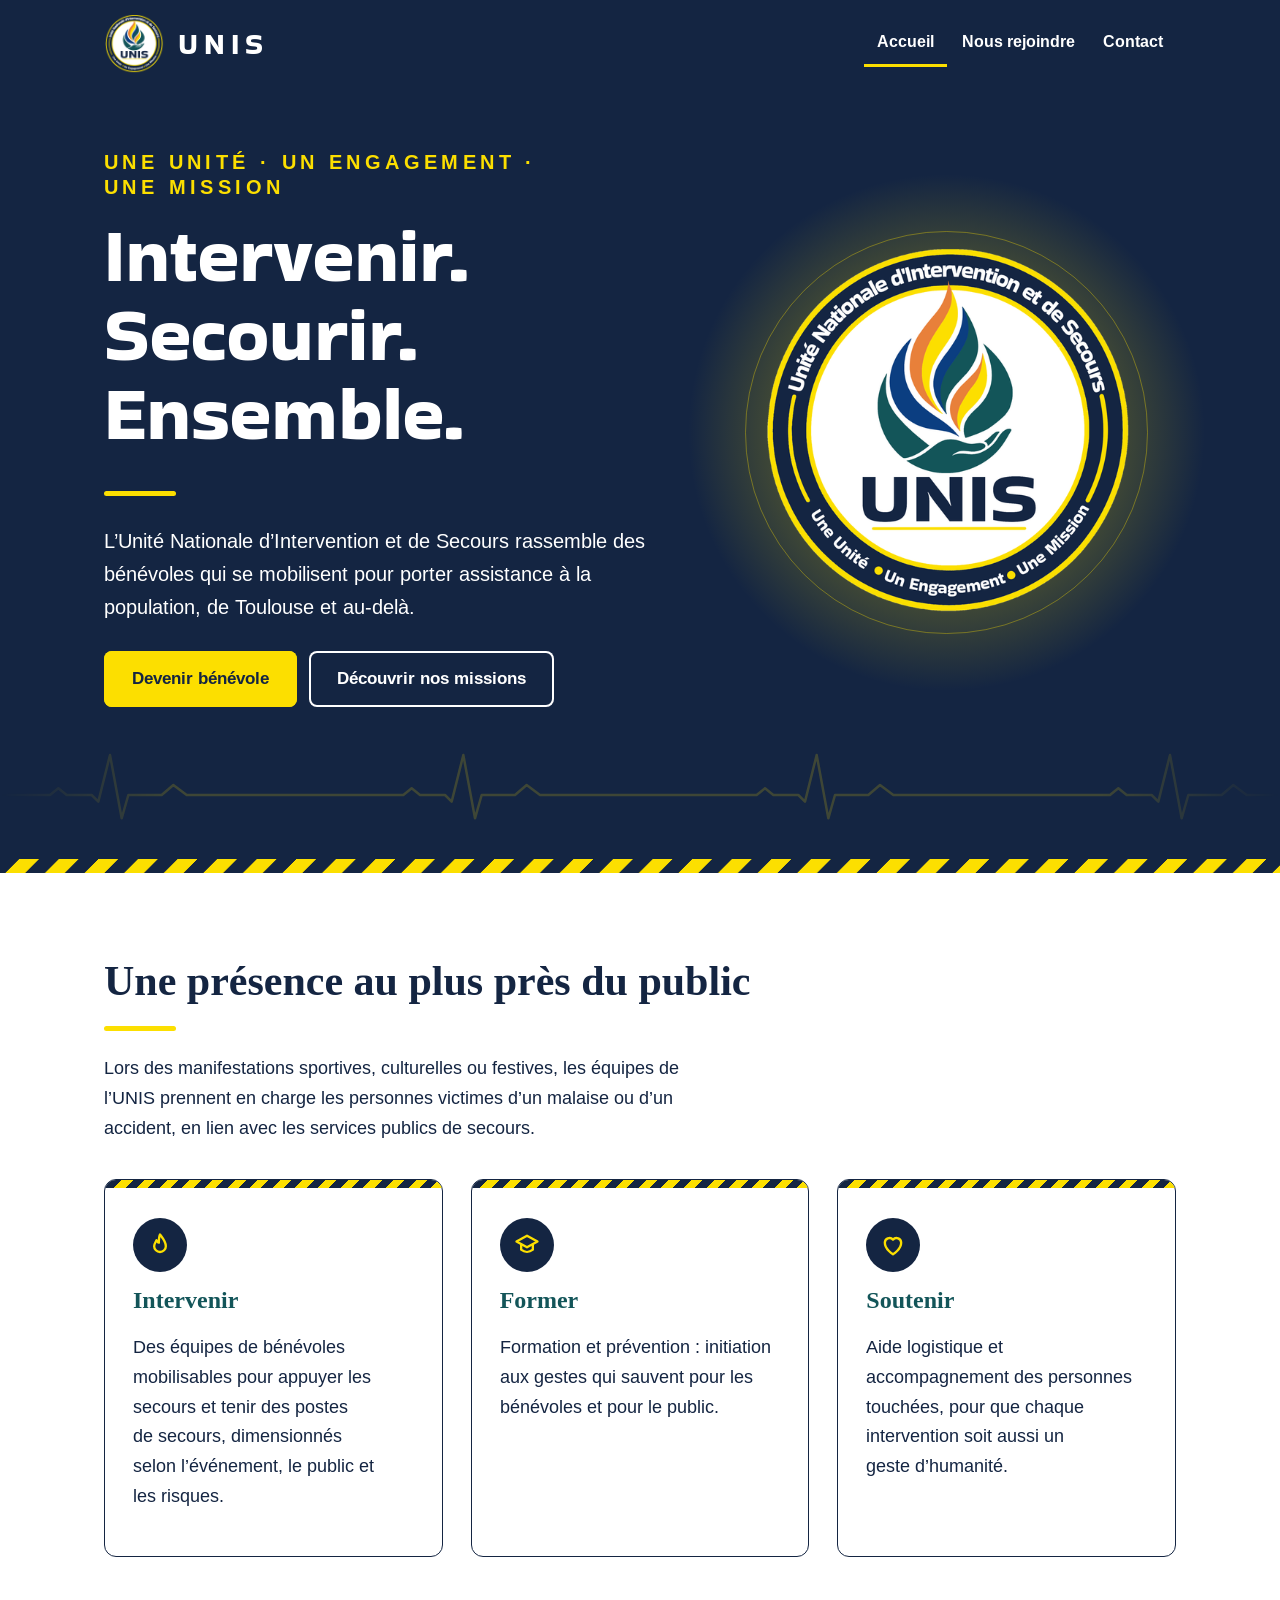
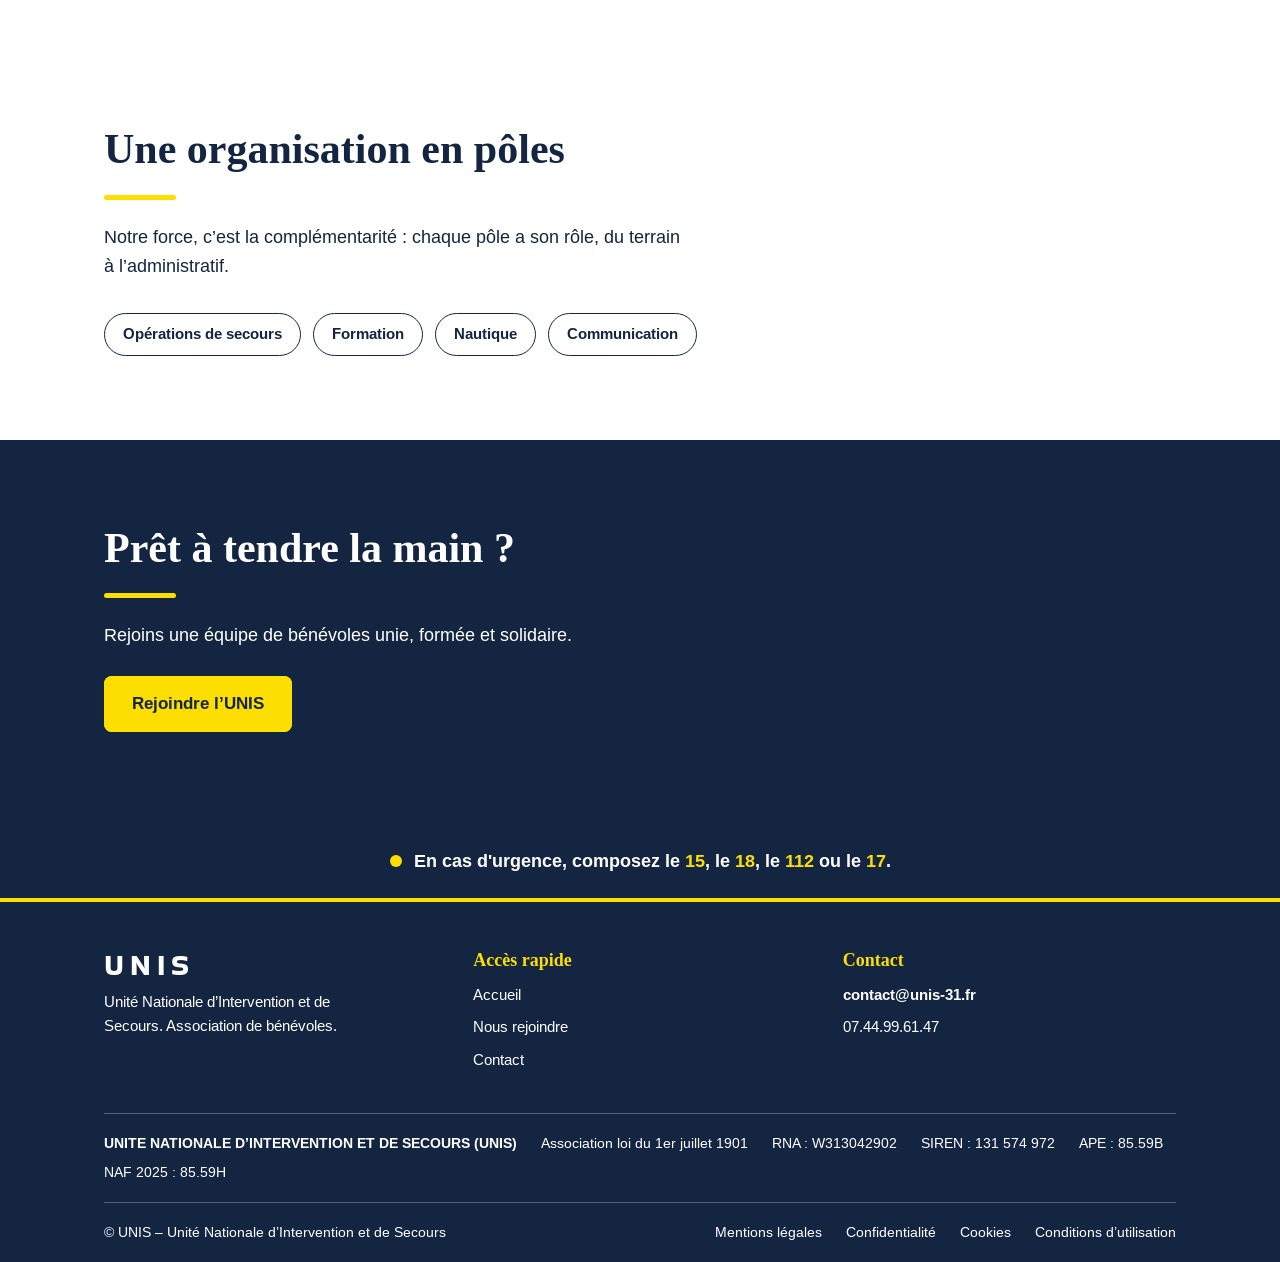
<file: index.html>
<!doctype html><html lang="fr"><head><meta charset="utf-8"><meta name="viewport" content="width=device-width, initial-scale=1, viewport-fit=cover"><title>UNIS – Unité Nationale d’Intervention et de Secours</title><meta name="description" content="UNIS : association de bénévoles engagés dans l’intervention et le secours. Rejoignez l’équipe."><link rel="icon" href="assets/img/logo_unis.png" type="image/png"><link rel="stylesheet" href="https://fonts.googleapis.com/css2?family=Arimo:wght@400;700&family=Bakbak+One&family=Tinos:wght@700&display=swap"><link rel="stylesheet" href="assets/css/style.css"></head><body><header id="hd"><div class="bar"><a class="brand" href="index.html" aria-label="UNIS, accueil"><img src="assets/img/logo_unis.png" alt="" width="60" height="60">UNIS</a><button class="burger" id="bg" aria-expanded="false" aria-controls="nv">Menu</button><nav id="nv" aria-label="Navigation principale"><a href="index.html" data-p="accueil" class="on">Accueil</a><a href="rejoindre.html" data-p="rejoindre">Nous rejoindre</a><a href="contact.html" data-p="contact">Contact</a></nav></div></header><main><div class="pg on"><div class="hero"><div class="wrap"><div><p class="eyebrow">Une Unité · Un Engagement · Une Mission</p><h1>Intervenir. Secourir. Ensemble.</h1><span class="bar-y"></span>
<p style="margin-top:28px">L’Unité Nationale d’Intervention et de Secours rassemble des bénévoles qui se mobilisent pour porter assistance à la population, de Toulouse et au-delà.</p>
<a class="btn" href="rejoindre.html">Devenir bénévole</a><a class="btn alt" href="#missions">Découvrir nos missions</a></div>
<div class="seal"><img src="assets/img/logo_unis.png" alt="Logo UNIS, Unité Nationale d’Intervention et de Secours" width="380" height="380"></div></div><svg class="ecg" viewBox="0 0 2544 120" preserveAspectRatio="xMidYMid slice" aria-hidden="true"><path d="M0 60h140 l10 -8 l10 8 h30 l8 8 l14 -56 l14 76 l8 -28 h40 l14 -12 l16 12 h120h140 l10 -8 l10 8 h30 l8 8 l14 -56 l14 76 l8 -28 h40 l14 -12 l16 12 h120h140 l10 -8 l10 8 h30 l8 8 l14 -56 l14 76 l8 -28 h40 l14 -12 l16 12 h120h140 l10 -8 l10 8 h30 l8 8 l14 -56 l14 76 l8 -28 h40 l14 -12 l16 12 h120h140 l10 -8 l10 8 h30 l8 8 l14 -56 l14 76 l8 -28 h40 l14 -12 l16 12 h120h140 l10 -8 l10 8 h30 l8 8 l14 -56 l14 76 l8 -28 h40 l14 -12 l16 12 h120" class="b"/><path d="M0 60h140 l10 -8 l10 8 h30 l8 8 l14 -56 l14 76 l8 -28 h40 l14 -12 l16 12 h120h140 l10 -8 l10 8 h30 l8 8 l14 -56 l14 76 l8 -28 h40 l14 -12 l16 12 h120h140 l10 -8 l10 8 h30 l8 8 l14 -56 l14 76 l8 -28 h40 l14 -12 l16 12 h120h140 l10 -8 l10 8 h30 l8 8 l14 -56 l14 76 l8 -28 h40 l14 -12 l16 12 h120h140 l10 -8 l10 8 h30 l8 8 l14 -56 l14 76 l8 -28 h40 l14 -12 l16 12 h120h140 l10 -8 l10 8 h30 l8 8 l14 -56 l14 76 l8 -28 h40 l14 -12 l16 12 h120" class="t" pathLength="1"/></svg><div class="haz" aria-hidden="true"></div></div><section id="missions"><div class="wrap">
<div class="rv"><h2>Une présence au plus près du public</h2><span class="bar-y"></span>
<p style="max-width:62ch;margin-top:22px">Lors des manifestations sportives, culturelles ou festives, les équipes de l’UNIS prennent en charge les personnes victimes d’un malaise ou d’un accident, en lien avec les services publics de secours.</p></div>
<div class="cards">
<div class="card rv"><div class="ico"><svg viewBox="0 0 24 24"><path d="M12 3c3 4 5 6 5 10a5 5 0 0 1-10 0c0-2 1-3 2-5 1 1 1 2 2 2 0-3 0-5 1-7z"/></svg></div><h3>Intervenir</h3><p>Des équipes de bénévoles mobilisables pour appuyer les secours et tenir des postes de secours, dimensionnés selon l’événement, le public et les risques.</p></div>
<div class="card rv d1"><div class="ico"><svg viewBox="0 0 24 24"><path d="M3 9l9-5 9 5-9 5z"/><path d="M7 11.5V16c3 2.5 7 2.5 10 0v-4.5"/></svg></div><h3>Former</h3><p>Formation et prévention : initiation aux gestes qui sauvent pour les bénévoles et pour le public.</p></div>
<div class="card rv d2"><div class="ico"><svg viewBox="0 0 24 24"><path d="M12 20s-7-4.4-7-10a4 4 0 0 1 7-2.6A4 4 0 0 1 19 10c0 5.6-7 10-7 10z"/></svg></div><h3>Soutenir</h3><p>Aide logistique et accompagnement des personnes touchées, pour que chaque intervention soit aussi un geste d’humanité.</p></div>
</div></div></section><section id="poles"><div class="wrap">
<div class="rv"><h2>Une organisation en pôles</h2><span class="bar-y"></span>
<p style="max-width:62ch;margin-top:22px">Notre force, c’est la complémentarité : chaque pôle a son rôle, du terrain à l’administratif.</p></div>
<div class="pol rv"><span>Opérations de secours</span><span>Formation</span><span>Nautique</span><span>Communication</span></div>
</div></section><section class="join"><div class="wrap rv"><h2>Prêt à tendre la main ?</h2><span class="bar-y"></span><p style="max-width:60ch;margin-top:22px">Rejoins une équipe de bénévoles unie, formée et solidaire.</p><a class="btn" href="rejoindre.html">Rejoindre l’UNIS</a></div></section><div class="urg">En cas d'urgence, composez le <b>15</b>, le <b>18</b>, le <b>112</b> ou le <b>17</b>.</div></div></main><footer><div class="wrap"><div class="fg"><div><p class="fb">UNIS</p><p>Unité Nationale d’Intervention et de Secours. Association de bénévoles.</p></div>
<div><p class="ft">Accès rapide</p><ul><li><a href="index.html">Accueil</a></li><li><a href="rejoindre.html">Nous rejoindre</a></li><li><a href="contact.html">Contact</a></li></ul></div>
<div><p class="ft">Contact</p><ul><li><a href="mailto:contact@unis-31.fr">contact@unis-31.fr</a></li><li>07.44.99.61.47</li></ul></div></div>
<div class="fl"><strong>UNITE NATIONALE D’INTERVENTION ET DE SECOURS (UNIS)</strong><span>Association loi du 1er juillet 1901</span><span>RNA : W313042902</span><span>SIREN : 131 574 972</span><span>APE : 85.59B</span><span>NAF 2025 : 85.59H</span></div>
<div class="fl b"><span>© UNIS – Unité Nationale d’Intervention et de Secours</span><div><button data-l="l1">Mentions légales</button><button data-l="l2">Confidentialité</button><button data-l="l3">Cookies</button><button data-l="l4">Conditions d’utilisation</button></div></div></div></footer><dialog id="dl"><div class="in"><button class="x" id="xc">Fermer</button>
<section id="l1" style="padding:0"><h2>Mentions légales</h2><h3>Éditeur du site</h3><p>UNITE NATIONALE D’INTERVENTION ET DE SECOURS (UNIS), association régie par la loi du 1er juillet 1901. Siège social : Bureau 3, 16 rue Saint-Antoine du T, 31000 Toulouse. RNA : W313042902 · SIREN : 131 574 972 · APE : 85.59B · NAF 2025 : 85.59H. Contact : contact@unis-31.fr · 07.44.99.61.47</p><h3>Directeur de la publication</h3><p>Unité Nationale d’Intervention et de Secours – tous droits réservés.</p><h3>Hébergement</h3><p>OVH Cloud – 2 rue Kellermann, 59100 Roubaix, France.</p><h3>Propriété intellectuelle</h3><p>Les textes, logos et images du site sont la propriété de l’association ou utilisés avec autorisation. Toute reproduction sans accord préalable est interdite.</p><h3>Responsabilité</h3><p>L’association s’efforce de fournir des informations exactes mais ne peut garantir l’absence d’erreurs. Ce site ne remplace en aucun cas les services d’urgence : en cas d'urgence, composez le 15, le 18, le 112 ou le 17.</p></section>
<section id="l2" style="padding:24px 0 0"><h2>Politique de confidentialité</h2><h3>Responsable du traitement</h3><p>UNIS – Bureau 3, 16 rue Saint-Antoine du T, 31000 Toulouse, contact@unis-31.fr.</p><h3>Données collectées</h3><p>Uniquement les données que vous nous transmettez : identité, coordonnées, disponibilités et compétences lors d’une candidature ; pour les adhérents, photo et numéro de membre nécessaires au badge nominatif.</p><h3>Finalités et base légale</h3><p>Gestion des adhésions et du bénévolat, fabrication des badges, organisation des activités et réponse à vos messages. Bases légales : exécution de l’adhésion, intérêt légitime de l’association et, pour la photo, votre consentement.</p><h3>Durée de conservation</h3><p>Pendant la durée de l’adhésion, puis 5 ans maximum après la fin de celle-ci, sauf obligation légale contraire.</p><h3>Destinataires</h3><p>Les membres du bureau habilités et, pour les badges, le prestataire d’impression. Vos données ne sont ni vendues ni cédées à des fins commerciales.</p><h3>Vos droits</h3><p>Accès, rectification, effacement, limitation, portabilité et opposition, en écrivant à dsi@unis-31.fr. Vous pouvez aussi saisir la CNIL (cnil.fr).</p></section>
<section id="l3" style="padding:24px 0 0"><h2>Cookies</h2><p>Ce site n’utilise aucun cookie de mesure d’audience, de publicité ou de suivi. Seules des polices de caractères sont chargées depuis Google Fonts, ce qui peut transmettre votre adresse IP à ce service. Si l’association ajoute ultérieurement des outils de statistiques ou des contenus tiers, cette page sera mise à jour et votre consentement sera demandé.</p></section>
<section id="l4" style="padding:24px 0 0"><h2>Conditions d’utilisation</h2><p>L’accès au site est libre et gratuit. En le consultant, vous acceptez les présentes conditions.</p><h3>Usage du site</h3><p>Vous vous engagez à ne pas perturber le fonctionnement du site ni à utiliser son contenu de manière abusive.</p><h3>Liens externes</h3><p>Le site peut contenir des liens vers d’autres sites dont l’association n’est pas responsable du contenu.</p><h3>Évolution et droit applicable</h3><p>L’association peut modifier ces conditions à tout moment. Elles sont soumises au droit français.</p></section>
</div></dialog><script src="assets/js/main.js"></script></body></html>
</file>
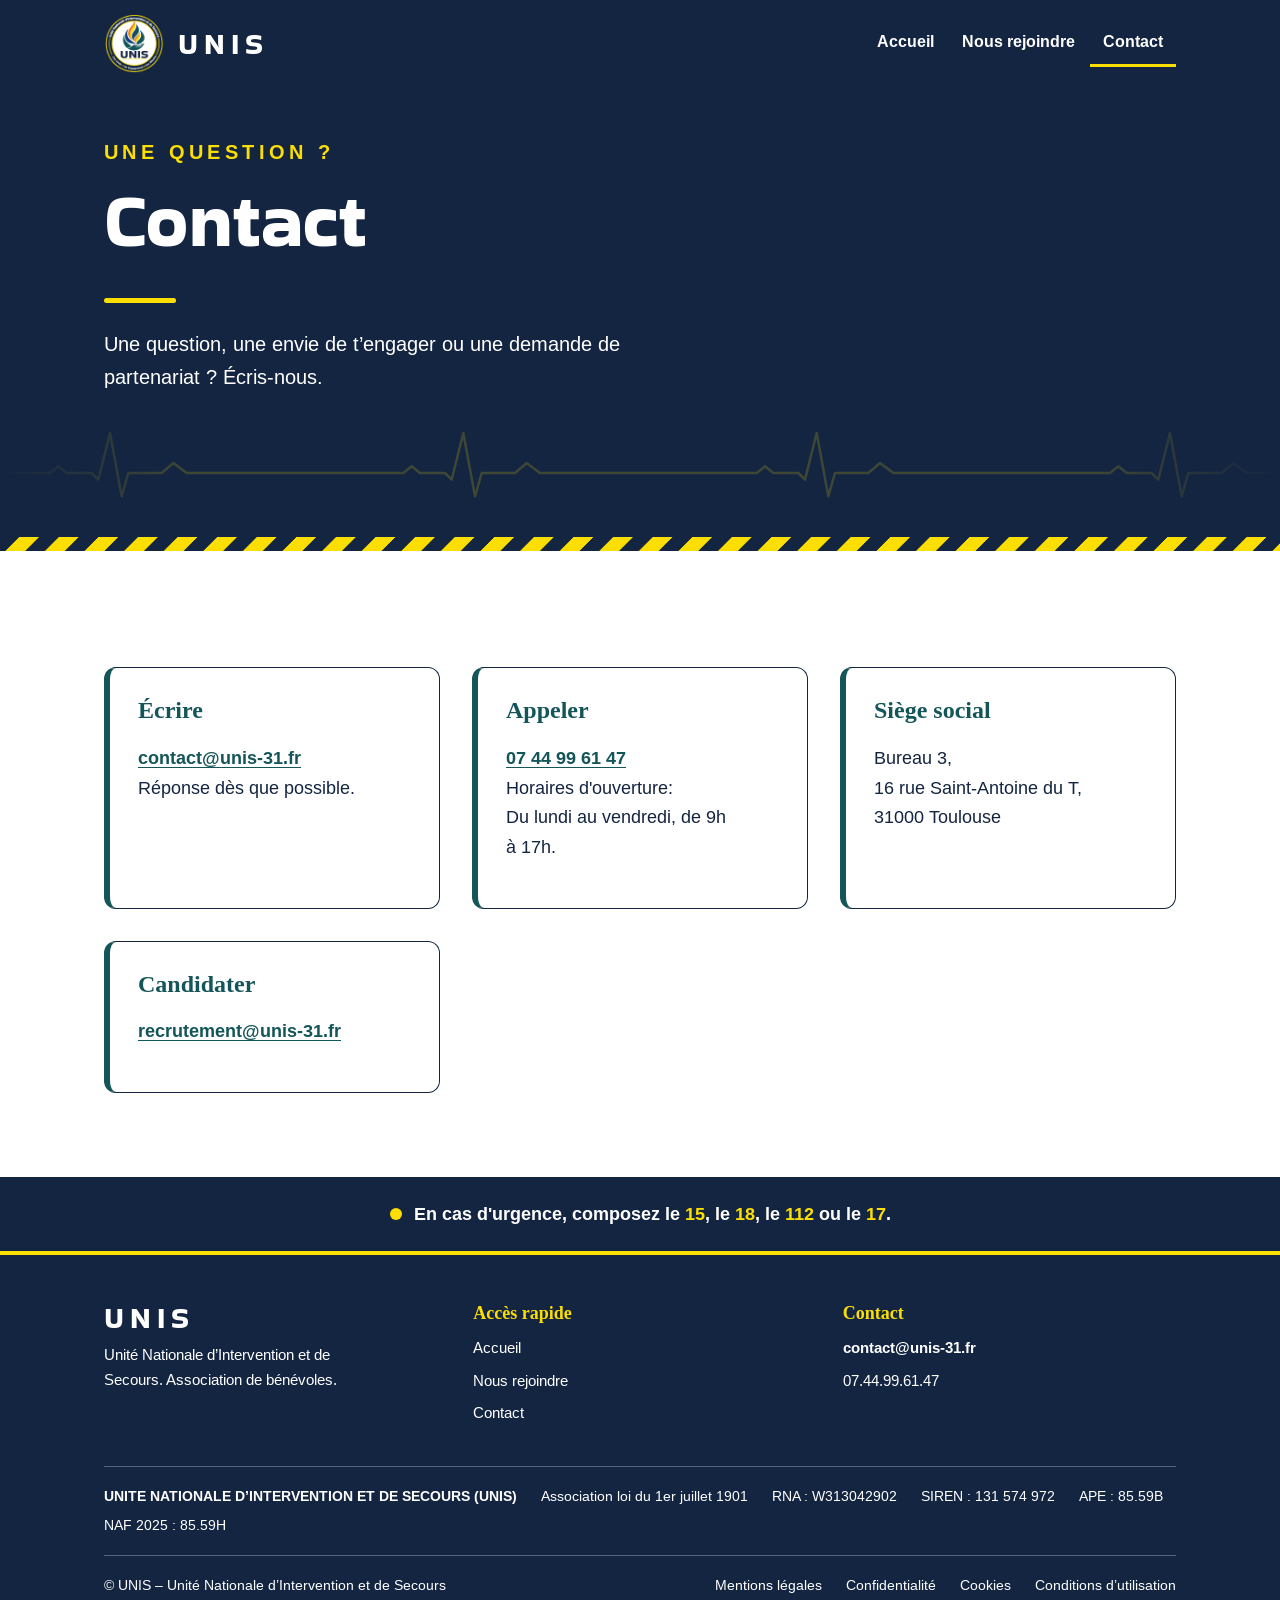
<file: contact.html>
<!doctype html><html lang="fr"><head><meta charset="utf-8"><meta name="viewport" content="width=device-width, initial-scale=1, viewport-fit=cover"><title>Contact – UNIS</title><meta name="description" content="UNIS : association de bénévoles engagés dans l’intervention et le secours. Rejoignez l’équipe."><link rel="icon" href="assets/img/logo_unis.png" type="image/png"><link rel="stylesheet" href="https://fonts.googleapis.com/css2?family=Arimo:wght@400;700&family=Bakbak+One&family=Tinos:wght@700&display=swap"><link rel="stylesheet" href="assets/css/style.css"></head><body><header id="hd"><div class="bar"><a class="brand" href="index.html" aria-label="UNIS, accueil"><img src="assets/img/logo_unis.png" alt="" width="60" height="60">UNIS</a><button class="burger" id="bg" aria-expanded="false" aria-controls="nv">Menu</button><nav id="nv" aria-label="Navigation principale"><a href="index.html" data-p="accueil">Accueil</a><a href="rejoindre.html" data-p="rejoindre">Nous rejoindre</a><a href="contact.html" data-p="contact" class="on">Contact</a></nav></div></header><main><div class="pg on"><div class="ph"><div class="wrap"><p class="eyebrow">Une question ?</p><h1>Contact</h1><span class="bar-y"></span><p style="margin-top:24px">Une question, une envie de t’engager ou une demande de partenariat&nbsp;? Écris-nous.</p></div><svg class="ecg" viewBox="0 0 2544 120" preserveAspectRatio="xMidYMid slice" aria-hidden="true"><path d="M0 60h140 l10 -8 l10 8 h30 l8 8 l14 -56 l14 76 l8 -28 h40 l14 -12 l16 12 h120h140 l10 -8 l10 8 h30 l8 8 l14 -56 l14 76 l8 -28 h40 l14 -12 l16 12 h120h140 l10 -8 l10 8 h30 l8 8 l14 -56 l14 76 l8 -28 h40 l14 -12 l16 12 h120h140 l10 -8 l10 8 h30 l8 8 l14 -56 l14 76 l8 -28 h40 l14 -12 l16 12 h120h140 l10 -8 l10 8 h30 l8 8 l14 -56 l14 76 l8 -28 h40 l14 -12 l16 12 h120h140 l10 -8 l10 8 h30 l8 8 l14 -56 l14 76 l8 -28 h40 l14 -12 l16 12 h120" class="b"/><path d="M0 60h140 l10 -8 l10 8 h30 l8 8 l14 -56 l14 76 l8 -28 h40 l14 -12 l16 12 h120h140 l10 -8 l10 8 h30 l8 8 l14 -56 l14 76 l8 -28 h40 l14 -12 l16 12 h120h140 l10 -8 l10 8 h30 l8 8 l14 -56 l14 76 l8 -28 h40 l14 -12 l16 12 h120h140 l10 -8 l10 8 h30 l8 8 l14 -56 l14 76 l8 -28 h40 l14 -12 l16 12 h120h140 l10 -8 l10 8 h30 l8 8 l14 -56 l14 76 l8 -28 h40 l14 -12 l16 12 h120h140 l10 -8 l10 8 h30 l8 8 l14 -56 l14 76 l8 -28 h40 l14 -12 l16 12 h120" class="t" pathLength="1"/></svg><div class="haz" aria-hidden="true"></div></div><section><div class="wrap"><div class="ct rv">
<div><h3>Écrire</h3><p><a href="mailto:contact@unis-31.fr"><b>contact@unis-31.fr</b></a><br>Réponse dès que possible.</p></div>
<div><h3>Appeler</h3><p><a href="tel:+33744996147"><b>07 44 99 61 47</b></a><br>Horaires d'ouverture:<br>Du lundi au vendredi, de 9h à 17h.</p></div>
<div><h3>Siège social</h3><p>Bureau 3,<br> 16 rue Saint-Antoine du T,<br>31000 Toulouse</p></div>
<div><h3>Candidater</h3><p><a href="mailto:recrutement@unis-31.fr"><b>recrutement@unis-31.fr</b></a><br></p></div>
</div></div></section><div class="urg">En cas d'urgence, composez le <b>15</b>, le <b>18</b>, le <b>112</b> ou le <b>17</b>.</div></div></main><footer><div class="wrap"><div class="fg"><div><p class="fb">UNIS</p><p>Unité Nationale d’Intervention et de Secours. Association de bénévoles.</p></div>
<div><p class="ft">Accès rapide</p><ul><li><a href="index.html">Accueil</a></li><li><a href="rejoindre.html">Nous rejoindre</a></li><li><a href="contact.html">Contact</a></li></ul></div>
<div><p class="ft">Contact</p><ul><li><a href="mailto:contact@unis-31.fr">contact@unis-31.fr</a></li><li>07.44.99.61.47</li></ul></div></div>
<div class="fl"><strong>UNITE NATIONALE D’INTERVENTION ET DE SECOURS (UNIS)</strong><span>Association loi du 1er juillet 1901</span><span>RNA : W313042902</span><span>SIREN : 131 574 972</span><span>APE : 85.59B</span><span>NAF 2025 : 85.59H</span></div>
<div class="fl b"><span>© UNIS – Unité Nationale d’Intervention et de Secours</span><div><button data-l="l1">Mentions légales</button><button data-l="l2">Confidentialité</button><button data-l="l3">Cookies</button><button data-l="l4">Conditions d’utilisation</button></div></div></div></footer><dialog id="dl"><div class="in"><button class="x" id="xc">Fermer</button>
<section id="l1" style="padding:0"><h2>Mentions légales</h2><h3>Éditeur du site</h3><p>UNITE NATIONALE D’INTERVENTION ET DE SECOURS (UNIS), association régie par la loi du 1er juillet 1901. Siège social : Bureau 3, 16 rue Saint-Antoine du T, 31000 Toulouse. RNA : W313042902 · SIREN : 131 574 972 · APE : 85.59B · NAF 2025 : 85.59H. Contact : contact@unis-31.fr · 07.44.99.61.47</p><h3>Directeur de la publication</h3><p>Unité Nationale d’Intervention et de Secours – tous droits réservés.</p><h3>Hébergement</h3><p>OVH Cloud – 2 rue Kellermann, 59100 Roubaix, France.</p><h3>Propriété intellectuelle</h3><p>Les textes, logos et images du site sont la propriété de l’association ou utilisés avec autorisation. Toute reproduction sans accord préalable est interdite.</p><h3>Responsabilité</h3><p>L’association s’efforce de fournir des informations exactes mais ne peut garantir l’absence d’erreurs. Ce site ne remplace en aucun cas les services d’urgence : en cas d'urgence, composez le 15, le 18, le 112 ou le 17.</p></section>
<section id="l2" style="padding:24px 0 0"><h2>Politique de confidentialité</h2><h3>Responsable du traitement</h3><p>UNIS – Bureau 3, 16 rue Saint-Antoine du T, 31000 Toulouse, contact@unis-31.fr.</p><h3>Données collectées</h3><p>Uniquement les données que vous nous transmettez : identité, coordonnées, disponibilités et compétences lors d’une candidature ; pour les adhérents, photo et numéro de membre nécessaires au badge nominatif.</p><h3>Finalités et base légale</h3><p>Gestion des adhésions et du bénévolat, fabrication des badges, organisation des activités et réponse à vos messages. Bases légales : exécution de l’adhésion, intérêt légitime de l’association et, pour la photo, votre consentement.</p><h3>Durée de conservation</h3><p>Pendant la durée de l’adhésion, puis 5 ans maximum après la fin de celle-ci, sauf obligation légale contraire.</p><h3>Destinataires</h3><p>Les membres du bureau habilités et, pour les badges, le prestataire d’impression. Vos données ne sont ni vendues ni cédées à des fins commerciales.</p><h3>Vos droits</h3><p>Accès, rectification, effacement, limitation, portabilité et opposition, en écrivant à dsi@unis-31.fr. Vous pouvez aussi saisir la CNIL (cnil.fr).</p></section>
<section id="l3" style="padding:24px 0 0"><h2>Cookies</h2><p>Ce site n’utilise aucun cookie de mesure d’audience, de publicité ou de suivi. Seules des polices de caractères sont chargées depuis Google Fonts, ce qui peut transmettre votre adresse IP à ce service. Si l’association ajoute ultérieurement des outils de statistiques ou des contenus tiers, cette page sera mise à jour et votre consentement sera demandé.</p></section>
<section id="l4" style="padding:24px 0 0"><h2>Conditions d’utilisation</h2><p>L’accès au site est libre et gratuit. En le consultant, vous acceptez les présentes conditions.</p><h3>Usage du site</h3><p>Vous vous engagez à ne pas perturber le fonctionnement du site ni à utiliser son contenu de manière abusive.</p><h3>Liens externes</h3><p>Le site peut contenir des liens vers d’autres sites dont l’association n’est pas responsable du contenu.</p><h3>Évolution et droit applicable</h3><p>L’association peut modifier ces conditions à tout moment. Elles sont soumises au droit français.</p></section>
</div></dialog><script src="assets/js/main.js"></script></body></html>
</file>
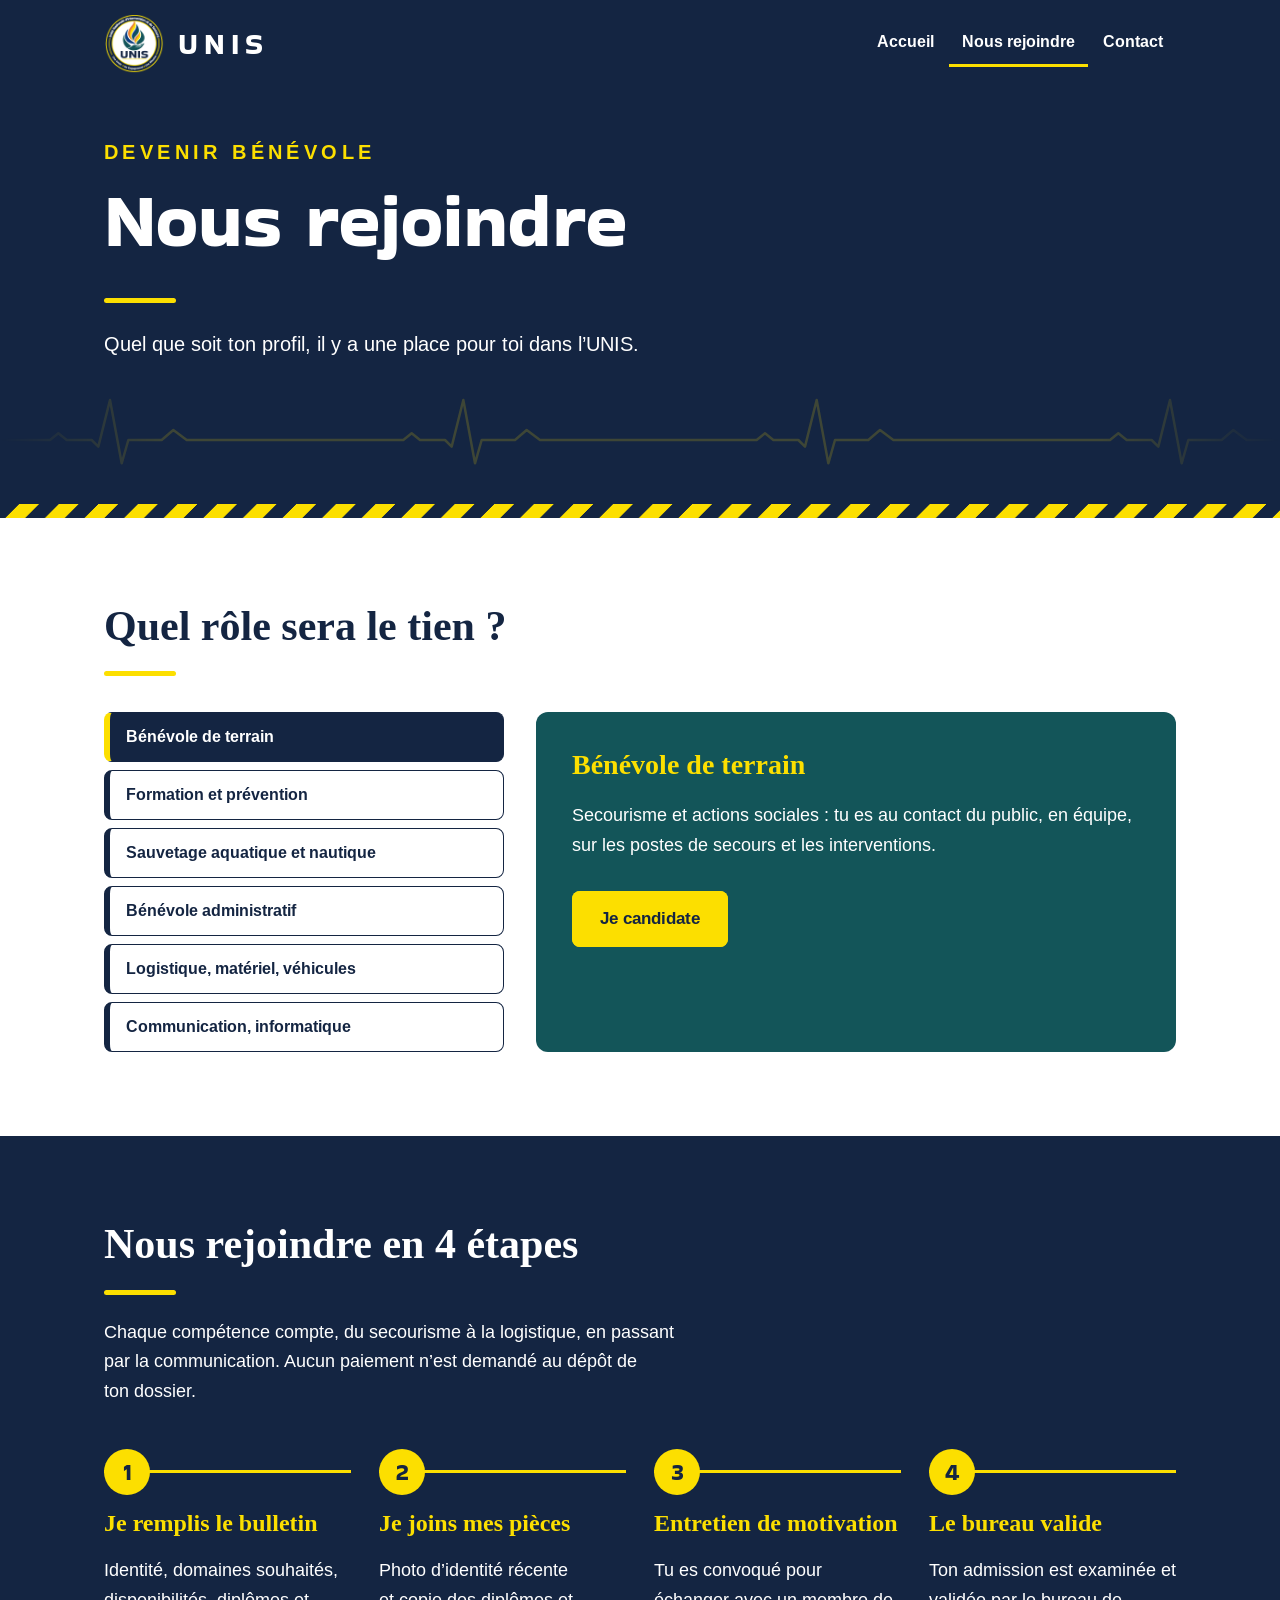
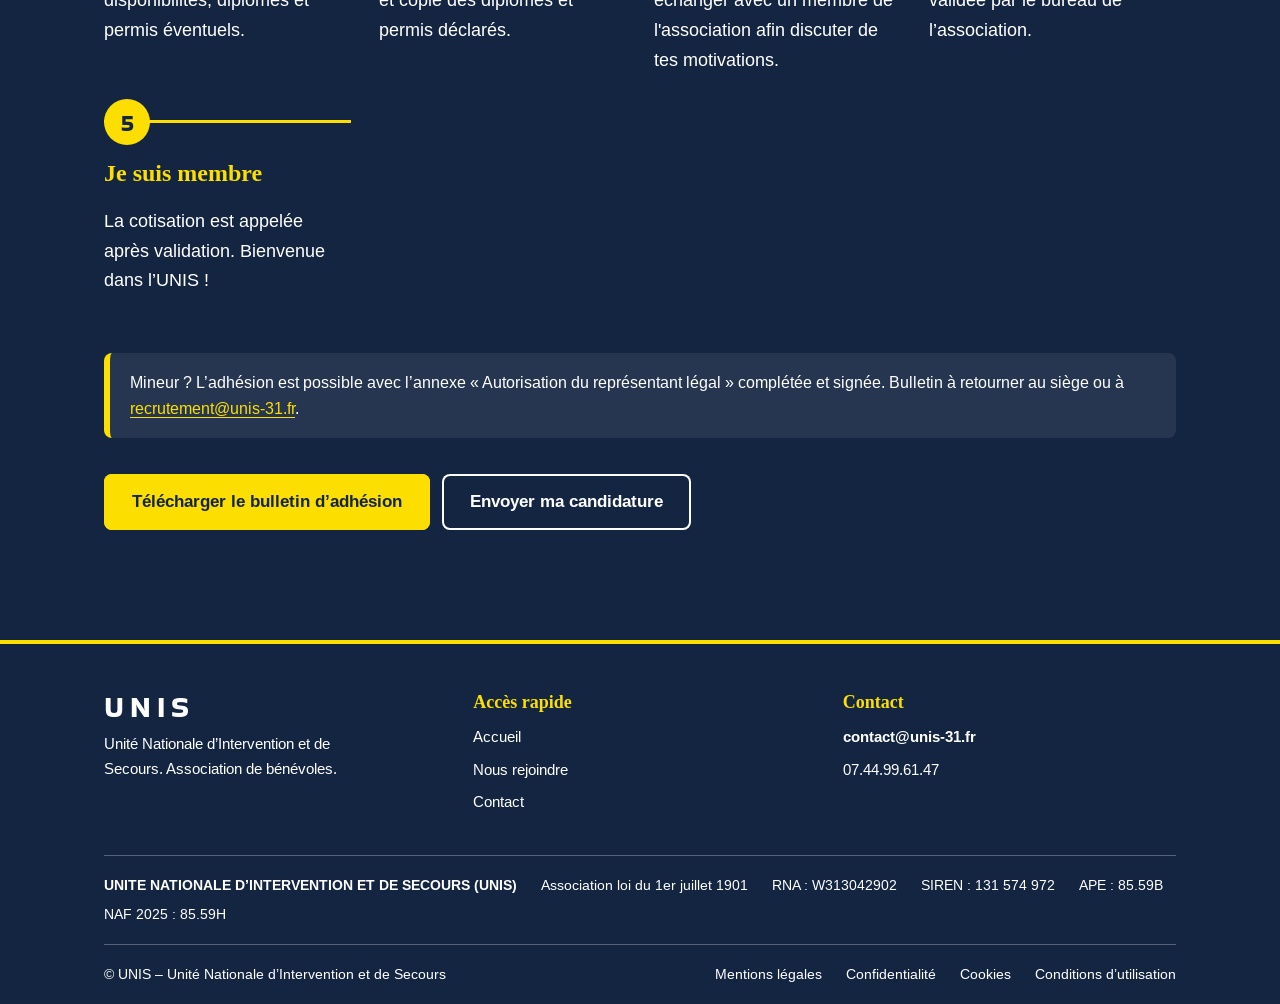
<file: rejoindre.html>
<!doctype html><html lang="fr"><head><meta charset="utf-8"><meta name="viewport" content="width=device-width, initial-scale=1, viewport-fit=cover"><title>Nous rejoindre – UNIS</title><meta name="description" content="UNIS : association de bénévoles engagés dans l’intervention et le secours. Rejoignez l’équipe."><link rel="icon" href="assets/img/logo_unis.png" type="image/png"><link rel="stylesheet" href="https://fonts.googleapis.com/css2?family=Arimo:wght@400;700&family=Bakbak+One&family=Tinos:wght@700&display=swap"><link rel="stylesheet" href="assets/css/style.css"></head><body><header id="hd"><div class="bar"><a class="brand" href="index.html" aria-label="UNIS, accueil"><img src="assets/img/logo_unis.png" alt="" width="60" height="60">UNIS</a><button class="burger" id="bg" aria-expanded="false" aria-controls="nv">Menu</button><nav id="nv" aria-label="Navigation principale"><a href="index.html" data-p="accueil">Accueil</a><a href="rejoindre.html" data-p="rejoindre" class="on">Nous rejoindre</a><a href="contact.html" data-p="contact">Contact</a></nav></div></header><main><div class="pg on"><div class="ph"><div class="wrap"><p class="eyebrow">Devenir bénévole</p><h1>Nous rejoindre</h1><span class="bar-y"></span><p style="margin-top:24px">Quel que soit ton profil, il y a une place pour toi dans l’UNIS.</p></div><svg class="ecg" viewBox="0 0 2544 120" preserveAspectRatio="xMidYMid slice" aria-hidden="true"><path d="M0 60h140 l10 -8 l10 8 h30 l8 8 l14 -56 l14 76 l8 -28 h40 l14 -12 l16 12 h120h140 l10 -8 l10 8 h30 l8 8 l14 -56 l14 76 l8 -28 h40 l14 -12 l16 12 h120h140 l10 -8 l10 8 h30 l8 8 l14 -56 l14 76 l8 -28 h40 l14 -12 l16 12 h120h140 l10 -8 l10 8 h30 l8 8 l14 -56 l14 76 l8 -28 h40 l14 -12 l16 12 h120h140 l10 -8 l10 8 h30 l8 8 l14 -56 l14 76 l8 -28 h40 l14 -12 l16 12 h120h140 l10 -8 l10 8 h30 l8 8 l14 -56 l14 76 l8 -28 h40 l14 -12 l16 12 h120" class="b"/><path d="M0 60h140 l10 -8 l10 8 h30 l8 8 l14 -56 l14 76 l8 -28 h40 l14 -12 l16 12 h120h140 l10 -8 l10 8 h30 l8 8 l14 -56 l14 76 l8 -28 h40 l14 -12 l16 12 h120h140 l10 -8 l10 8 h30 l8 8 l14 -56 l14 76 l8 -28 h40 l14 -12 l16 12 h120h140 l10 -8 l10 8 h30 l8 8 l14 -56 l14 76 l8 -28 h40 l14 -12 l16 12 h120h140 l10 -8 l10 8 h30 l8 8 l14 -56 l14 76 l8 -28 h40 l14 -12 l16 12 h120h140 l10 -8 l10 8 h30 l8 8 l14 -56 l14 76 l8 -28 h40 l14 -12 l16 12 h120" class="t" pathLength="1"/></svg><div class="haz" aria-hidden="true"></div></div><section id="roles"><div class="wrap">
<div class="rv"><h2>Quel rôle sera le tien ?</h2><span class="bar-y"></span></div>
<div class="tabs rv">
<div class="tl" role="tablist" aria-label="Domaines d’engagement"></div>
<div class="panel" role="tabpanel" id="pn" aria-live="polite"></div>
</div></div></section><section class="join" id="rejoindre"><div class="wrap">
<div class="rv"><h2>Nous rejoindre en 4 étapes</h2><span class="bar-y"></span>
<p style="max-width:60ch;margin-top:22px">Chaque compétence compte, du secourisme à la logistique, en passant par la communication. Aucun paiement n’est demandé au dépôt de ton dossier.</p></div>
<div class="steps" style="margin-top:64px">
<div class="step rv"><h3>Je remplis le bulletin</h3><p>Identité, domaines souhaités, disponibilités, diplômes et permis éventuels.</p></div>
<div class="step rv d1"><h3>Je joins mes pièces</h3><p>Photo d’identité récente et copie des diplômes et permis déclarés.</p></div>
<div class="step rv d1"><h3>Entretien de motivation</h3><p>Tu es convoqué pour échanger avec un membre de l'association afin discuter de tes motivations.</p></div>
<div class="step rv d2"><h3>Le bureau valide</h3><p>Ton admission est examinée et validée par le bureau de l’association.</p></div>
<div class="step rv d2"><h3>Je suis membre</h3><p>La cotisation est appelée après validation. Bienvenue dans l’UNIS !</p></div>
</div>
<p class="note rv">Mineur ? L’adhésion est possible avec l’annexe « Autorisation du représentant légal » complétée et signée. Bulletin à retourner au siège ou à <a href="mailto:recrutement@unis-31.fr" style="color:var(--y)">recrutement@unis-31.fr</a>.</p>
<p class="rv" style="margin-top:28px"><a class="btn" href="assets/files/Bulletin_adhesion_UNIS.pdf">Télécharger le bulletin d’adhésion</a><a class="btn alt" href="mailto:recrutement@unis-31.fr">Envoyer ma candidature</a></p>
</div></section></div></main><footer><div class="wrap"><div class="fg"><div><p class="fb">UNIS</p><p>Unité Nationale d’Intervention et de Secours. Association de bénévoles.</p></div>
<div><p class="ft">Accès rapide</p><ul><li><a href="index.html">Accueil</a></li><li><a href="rejoindre.html">Nous rejoindre</a></li><li><a href="contact.html">Contact</a></li></ul></div>
<div><p class="ft">Contact</p><ul><li><a href="mailto:contact@unis-31.fr">contact@unis-31.fr</a></li><li>07.44.99.61.47</li></ul></div></div>
<div class="fl"><strong>UNITE NATIONALE D’INTERVENTION ET DE SECOURS (UNIS)</strong><span>Association loi du 1er juillet 1901</span><span>RNA : W313042902</span><span>SIREN : 131 574 972</span><span>APE : 85.59B</span><span>NAF 2025 : 85.59H</span></div>
<div class="fl b"><span>© UNIS – Unité Nationale d’Intervention et de Secours</span><div><button data-l="l1">Mentions légales</button><button data-l="l2">Confidentialité</button><button data-l="l3">Cookies</button><button data-l="l4">Conditions d’utilisation</button></div></div></div></footer><dialog id="dl"><div class="in"><button class="x" id="xc">Fermer</button>
<section id="l1" style="padding:0"><h2>Mentions légales</h2><h3>Éditeur du site</h3><p>UNITE NATIONALE D’INTERVENTION ET DE SECOURS (UNIS), association régie par la loi du 1er juillet 1901. Siège social : Bureau 3, 16 rue Saint-Antoine du T, 31000 Toulouse. RNA : W313042902 · SIREN : 131 574 972 · APE : 85.59B · NAF 2025 : 85.59H. Contact : contact@unis-31.fr · 07.44.99.61.47</p><h3>Directeur de la publication</h3><p>Unité Nationale d’Intervention et de Secours – tous droits réservés.</p><h3>Hébergement</h3><p>OVH Cloud – 2 rue Kellermann, 59100 Roubaix, France.</p><h3>Propriété intellectuelle</h3><p>Les textes, logos et images du site sont la propriété de l’association ou utilisés avec autorisation. Toute reproduction sans accord préalable est interdite.</p><h3>Responsabilité</h3><p>L’association s’efforce de fournir des informations exactes mais ne peut garantir l’absence d’erreurs. Ce site ne remplace en aucun cas les services d’urgence : en cas d'urgence, composez le 15, le 18, le 112 ou le 17.</p></section>
<section id="l2" style="padding:24px 0 0"><h2>Politique de confidentialité</h2><h3>Responsable du traitement</h3><p>UNIS – Bureau 3, 16 rue Saint-Antoine du T, 31000 Toulouse, contact@unis-31.fr.</p><h3>Données collectées</h3><p>Uniquement les données que vous nous transmettez : identité, coordonnées, disponibilités et compétences lors d’une candidature ; pour les adhérents, photo et numéro de membre nécessaires au badge nominatif.</p><h3>Finalités et base légale</h3><p>Gestion des adhésions et du bénévolat, fabrication des badges, organisation des activités et réponse à vos messages. Bases légales : exécution de l’adhésion, intérêt légitime de l’association et, pour la photo, votre consentement.</p><h3>Durée de conservation</h3><p>Pendant la durée de l’adhésion, puis 5 ans maximum après la fin de celle-ci, sauf obligation légale contraire.</p><h3>Destinataires</h3><p>Les membres du bureau habilités et, pour les badges, le prestataire d’impression. Vos données ne sont ni vendues ni cédées à des fins commerciales.</p><h3>Vos droits</h3><p>Accès, rectification, effacement, limitation, portabilité et opposition, en écrivant à dsi@unis-31.fr. Vous pouvez aussi saisir la CNIL (cnil.fr).</p></section>
<section id="l3" style="padding:24px 0 0"><h2>Cookies</h2><p>Ce site n’utilise aucun cookie de mesure d’audience, de publicité ou de suivi. Seules des polices de caractères sont chargées depuis Google Fonts, ce qui peut transmettre votre adresse IP à ce service. Si l’association ajoute ultérieurement des outils de statistiques ou des contenus tiers, cette page sera mise à jour et votre consentement sera demandé.</p></section>
<section id="l4" style="padding:24px 0 0"><h2>Conditions d’utilisation</h2><p>L’accès au site est libre et gratuit. En le consultant, vous acceptez les présentes conditions.</p><h3>Usage du site</h3><p>Vous vous engagez à ne pas perturber le fonctionnement du site ni à utiliser son contenu de manière abusive.</p><h3>Liens externes</h3><p>Le site peut contenir des liens vers d’autres sites dont l’association n’est pas responsable du contenu.</p><h3>Évolution et droit applicable</h3><p>L’association peut modifier ces conditions à tout moment. Elles sont soumises au droit français.</p></section>
</div></dialog><script src="assets/js/main.js"></script></body></html>
</file>
<file: assets/css/style.css>
p{text-wrap:pretty}

:root{--navy:#142542;--y:#FCDF00;--g:#135559;--w:#fff;--ft:'Bakbak One','Arial Black',sans-serif;--fs:'Tinos','Times New Roman',serif;--fx:'Arimo',Arial,sans-serif;color-scheme:light;box-sizing:border-box;padding-top:env(safe-area-inset-top,0px);padding-bottom:env(safe-area-inset-bottom,0px)}
html{scroll-behavior:smooth;scroll-padding-top:84px;height:auto}
*{box-sizing:border-box}
body{margin:0;background:var(--w);color:var(--navy);font:400 18px/1.65 var(--fx);overflow-x:hidden}
h1,h2,h3{margin:0 0 .5em}
h1{font:400 clamp(38px,6.4vw,76px)/1.04 var(--ft);color:var(--w)}
h2{font:700 clamp(28px,4vw,42px)/1.15 var(--fs)}
h3{font:700 24px/1.2 var(--fs);color:var(--g)}
.bar-y{display:block;width:72px;height:5px;border-radius:3px;background:var(--y);margin:14px 0 0;transition:width .8s .3s}
.rv.in .bar-y,.hero .bar-y{width:72px}.rv:not(.in) .bar-y{width:0}
a{color:var(--g);text-underline-offset:3px}
:focus-visible{outline:3px solid var(--y);outline-offset:3px}
.wrap{max-width:1120px;margin:0 auto;padding:0 24px}
/* header */
header{position:fixed;inset:0 0 auto;z-index:50;background:rgba(20,37,66,.0);border-bottom:4px solid transparent;padding-top:env(safe-area-inset-top,0px);transition:background .3s,border-color .3s,box-shadow .3s}
header.s{background:var(--navy);border-color:var(--y);box-shadow:0 6px 24px rgba(20,37,66,.25)}
.bar{display:flex;align-items:center;gap:20px;padding:14px 24px;max-width:1120px;margin:0 auto}
.brand{font:400 30px/1 var(--ft);letter-spacing:.2em;color:var(--w);text-decoration:none}
nav{margin-left:auto;display:flex;gap:2px}
nav a{color:var(--w);text-decoration:none;font-weight:700;font-size:16px;padding:8px 13px;border-bottom:3px solid transparent;transition:border-color .2s}
nav a:hover,nav a.on{border-color:var(--y)}
.burger{display:none;margin-left:auto;background:none;border:2px solid var(--w);color:var(--w);border-radius:8px;padding:8px 12px;font:700 15px var(--fx);cursor:pointer}
/* buttons */
.btn{display:inline-block;font-weight:700;font-size:17px;background:var(--y);color:var(--navy);text-decoration:none;padding:14px 28px;margin:8px 12px 8px 0;border-radius:8px;box-shadow:inset 0 0 0 2px var(--y);transition:transform .2s,background .2s,color .2s}
.btn:hover{transform:translateY(-3px);background:var(--navy);color:var(--y);box-shadow:inset 0 0 0 2px var(--y)}
.btn.alt{background:none;color:var(--w);box-shadow:inset 0 0 0 2px var(--w)}
.btn.alt:hover{background:var(--w);color:var(--navy)}
.btn.dk{background:var(--navy);color:var(--y);box-shadow:none}.btn.dk:hover{background:var(--g);color:var(--w)}

.btn2{display:inline-block;font-weight:700;font-size:17px;background:transparent;color:var(--y);text-decoration:none;padding:14px 28px;margin:8px 12px 8px 0;border-radius:8px;box-shadow:inset 0 0 0 2px var(--y);transition:transform .2s,background .2s,color .2s}
.btn2:hover{transform:translateY(-3px);background:var(--y);color:var(--navy);box-shadow:inset 0 0 0 2px var(--y)}
.btn2.alt{background:var(--w);color:var(--navy);box-shadow:inset 0 0 0 2px var(--w)}
.btn2.alt:hover{background:transparent;color:var(--w)}
.btn2.dk{background:var(--g);color:var(--w);box-shadow:none}
.btn2.dk:hover{background:var(--navy);color:var(--y)}
/* hero */
.hero{position:relative;background:var(--navy);color:var(--w);padding:150px 0 170px;overflow:hidden}
.hero .wrap{position:relative;display:grid;grid-template-columns:1.25fr 1fr;gap:40px;align-items:center}
.hero p{font-size:20px;max-width:52ch}
.eyebrow{font:700 14px var(--fx);letter-spacing:.22em;text-transform:uppercase;color:var(--y);margin:0 0 16px}
.seal{position:relative;justify-self:center;width:min(380px,80vw);aspect-ratio:1;animation:fl 6s ease-in-out infinite}
.seal img{width:100%;height:100%;display:block;position:relative;border-radius:50%}
@keyframes fl{50%{transform:translateY(-16px)}}
/* sections */
section{padding:84px 0}
.cards{display:grid;grid-template-columns:repeat(auto-fit,minmax(270px,1fr));gap:28px;margin-top:36px}
.card{border:1px solid var(--navy);border-radius:12px;padding:28px;background:var(--w);transition:transform .25s,box-shadow .25s;transform-style:preserve-3d}
.card:hover{box-shadow:0 18px 36px rgba(20,37,66,.18)}
.ico{width:54px;height:54px;border-radius:50%;background:var(--navy);display:grid;place-items:center;margin-bottom:14px}
.ico svg{width:28px;height:28px;stroke:var(--y);fill:none;stroke-width:2;stroke-linecap:round;stroke-linejoin:round}
/* tabs */
.tabs{display:grid;grid-template-columns:minmax(240px,1fr) 1.6fr;gap:32px;margin-top:36px}
.tl{display:flex;flex-direction:column;gap:8px}
.tl button{text-align:left;font:700 16px var(--fx);color:var(--navy);background:var(--w);border:1px solid var(--navy);border-left:6px solid var(--navy);border-radius:8px;padding:14px 16px;cursor:pointer;transition:all .2s}
.tl button:hover{transform:translateX(6px)}
.tl button[aria-selected=true]{background:var(--navy);color:var(--w);border-left-color:var(--y)}
.panel{background:var(--g);color:var(--w);border-radius:12px;padding:36px;min-height:260px;animation:pi .4s}
.panel h3{color:var(--y);font-size:28px}
@keyframes pi{from{opacity:0;transform:translateY(14px)}}
/* join */
.join{background:var(--navy);color:var(--w);position:relative}
.join h2{color:var(--w)}
.steps{display:grid;grid-template-columns:repeat(auto-fit,minmax(220px,1fr));gap:28px;margin-top:44px;counter-reset:s;position:relative}
.step{counter-increment:s;border-top:3px solid var(--y);padding-top:18px}
.step::before{content:counter(s);display:grid;place-items:center;width:46px;height:46px;border-radius:50%;background:var(--y);color:var(--navy);font:400 24px var(--ft);margin:-42px 0 14px}
.step h3{color:var(--y)}
.note{margin-top:40px;border-left:6px solid var(--y);background:rgba(255,255,255,.08);border-radius:8px;padding:16px 20px;font-size:16px}
.pol{display:flex;flex-wrap:wrap;gap:12px;margin-top:32px}
.pol span{border:1px solid var(--navy);border-radius:999px;padding:8px 18px;font-weight:700;font-size:15px;transition:all .2s}
.pol span:hover{background:var(--navy);color:var(--y);transform:translateY(-3px)}
/* contact */
.ct{display:grid;grid-template-columns:1fr 1fr;gap:32px;margin-top:32px}
.ct>div{border:1px solid var(--navy);border-left:6px solid var(--g);border-radius:12px;padding:28px}
.urg{background:var(--navy);color:var(--w);text-align:center;padding:22px 24px;font-weight:700}
.urg b{color:var(--y)}
/* footer */
footer{background:var(--navy);color:var(--w);border-top:4px solid var(--y);font-size:15px}
.fg{display:grid;grid-template-columns:repeat(auto-fit,minmax(200px,1fr));gap:36px;padding:48px 0 32px}
.fb{font:400 30px/1 var(--ft);letter-spacing:.2em;margin:0 0 10px}
.ft{font:700 18px var(--fs);color:var(--y);margin:0 0 12px}
footer p{margin:0;max-width:34ch}footer ul{list-style:none;margin:0;padding:0}footer li{margin-bottom:8px}
footer a,footer button{color:var(--w);background:none;border:0;padding:0;font:inherit;text-decoration:none;cursor:pointer}
footer a:hover,footer button:hover{text-decoration:underline;text-underline-offset:4px}
footer a[href^=mailto]{font-weight:700}
.fl{border-top:1px solid rgba(255,255,255,.28);padding:18px 0;font-size:14px;display:flex;flex-wrap:wrap;gap:6px 24px}
.fl.b{justify-content:space-between;gap:10px 32px}.fl.b div{display:flex;flex-wrap:wrap;gap:8px 24px}
dialog{border:0;border-radius:12px;max-width:720px;width:92vw;max-height:84vh;padding:0;color:var(--navy)}
dialog::backdrop{background:rgba(20,37,66,.7)}
dialog .in{padding:28px 32px 36px;overflow:auto;max-height:84vh;font-size:16px;line-height:1.55}
dialog h2{font-size:28px}dialog h3{font-size:19px;margin:1em 0 .3em}
.x{float:right;background:var(--navy);color:var(--y);border:0;border-radius:8px;padding:8px 14px;font:700 15px var(--fx);cursor:pointer}
.rv{opacity:0;transform:translateY(34px);transition:opacity .8s,transform .8s}.rv.in{opacity:1;transform:none}
.rv.d1{transition-delay:.12s}.rv.d2{transition-delay:.24s}
@media(max-width:860px){.hero .wrap,.tabs,.ct{grid-template-columns:1fr}.seal{order:-1;width:240px}.hero{padding-top:120px}
nav{display:none;position:absolute;top:100%;left:0;right:0;background:var(--navy);flex-direction:column;padding:10px 24px 20px;border-bottom:4px solid var(--y)}nav.o{display:flex}.burger{display:block}.scroll{display:none}
.tl{flex-direction:row;overflow-x:auto}.tl button{white-space:nowrap}}
@media(prefers-reduced-motion:reduce){*{animation:none!important;transition:none!important}.rv{opacity:1;transform:none}html{scroll-behavior:auto}}

.hero{padding:150px 0 30px}
.seal{animation:fl 9s ease-in-out infinite}@keyframes fl{50%{transform:translateY(-8px)}}
.seal::before{content:"";position:absolute;inset:-18%;border-radius:50%;background:radial-gradient(circle closest-side,rgba(252,223,0,.26) 55%,rgba(252,223,0,0) 100%);animation:br 7s ease-in-out infinite}
.seal::after{content:"";position:absolute;inset:-3%;border-radius:50%;border:1px solid rgba(252,223,0,.35);animation:pu 7s ease-out infinite}
@keyframes br{0%,100%{opacity:.35;transform:scale(.97)}50%{opacity:.8;transform:scale(1.03)}}
@keyframes pu{from{transform:scale(1);opacity:.5}to{transform:scale(1.22);opacity:0}}
.brand{display:flex;align-items:center;gap:14px}.brand img{width:60px;height:60px;display:block}
@media(max-width:480px){.brand{font-size:26px;gap:10px}.brand img{width:52px;height:52px}}
.ecg{pointer-events:none}
.ecg path{fill:none;stroke:#FCDF00;stroke-width:3;stroke-linejoin:round}.ecg .b{opacity:.18}
.ecg .t{stroke-dasharray:.16 .84;filter:drop-shadow(0 0 6px #FCDF00);animation:tr 3.4s linear infinite}
@keyframes tr{from{stroke-dashoffset:.16}to{stroke-dashoffset:-.84}}
.haz{position:absolute;left:0;right:0;bottom:0;height:14px;background:repeating-linear-gradient(-45deg,#FCDF00 0 14px,#142542 14px 28px);background-size:39.6px 39.6px;animation:hz 1.2s linear infinite}
@keyframes hz{to{background-position:39.6px 0}}
.card{position:relative;overflow:hidden;padding-top:38px}
.card::before{content:"";position:absolute;inset:0 0 auto;height:8px;background:repeating-linear-gradient(-45deg,#FCDF00 0 8px,#142542 8px 16px)}
.ico{animation:hb 1.8s infinite}
@keyframes hb{0%,40%,100%{transform:scale(1)}14%{transform:scale(1.14)}28%{transform:scale(1)}}
.urg b{display:inline-block;animation:hb 1.8s infinite}
.urg::before{content:"";display:inline-block;width:12px;height:12px;border-radius:50%;background:var(--y);margin-right:12px;animation:bl 1s steps(2) infinite}
@keyframes bl{50%{opacity:.15}}
.ph{position:relative;background:var(--navy);color:var(--w);padding:140px 0 30px;overflow:hidden}
.ph .wrap{position:relative}.ph p{font-size:20px;max-width:56ch}
.ct{grid-template-columns:repeat(auto-fit,minmax(260px,1fr))}
.brand{letter-spacing:.2em;transition:letter-spacing .45s,color .3s}.brand img{transition:transform .7s cubic-bezier(.34,1.56,.64,1),filter .3s}
.brand:hover,.brand:focus-visible{letter-spacing:.27em;color:var(--y)}
.brand:hover img,.brand:focus-visible img{transform:rotate(360deg) scale(1.1);filter:drop-shadow(0 0 10px rgba(252,223,0,.75))}
.hero{padding-bottom:0}.ph{padding-bottom:0}
.hero>.ecg,.ph>.ecg{position:relative;display:block;bottom:auto;left:auto;width:100%;height:100px;margin:30px 0 28px;-webkit-mask-image:linear-gradient(90deg,transparent,#000 14%,#000 86%,transparent);mask-image:linear-gradient(90deg,transparent,#000 14%,#000 86%,transparent)}
.ecg .t{stroke-dasharray:.12 .88;animation:tr2 5s linear infinite}
@keyframes tr2{from{stroke-dashoffset:.12}to{stroke-dashoffset:-.88}}
.brand{transition:color .3s,letter-spacing .35s}.brand img{transition:transform .35s cubic-bezier(.3,1.4,.5,1),filter .35s}
.brand:hover,.brand:focus-visible{color:var(--y);letter-spacing:.27em}
.brand:hover img,.brand:focus-visible img{transform:scale(1.12);filter:drop-shadow(0 0 10px rgba(252,223,0,.7))}
.pg{display:none}.pg.on{display:block;animation:pi .5s}
</file>
